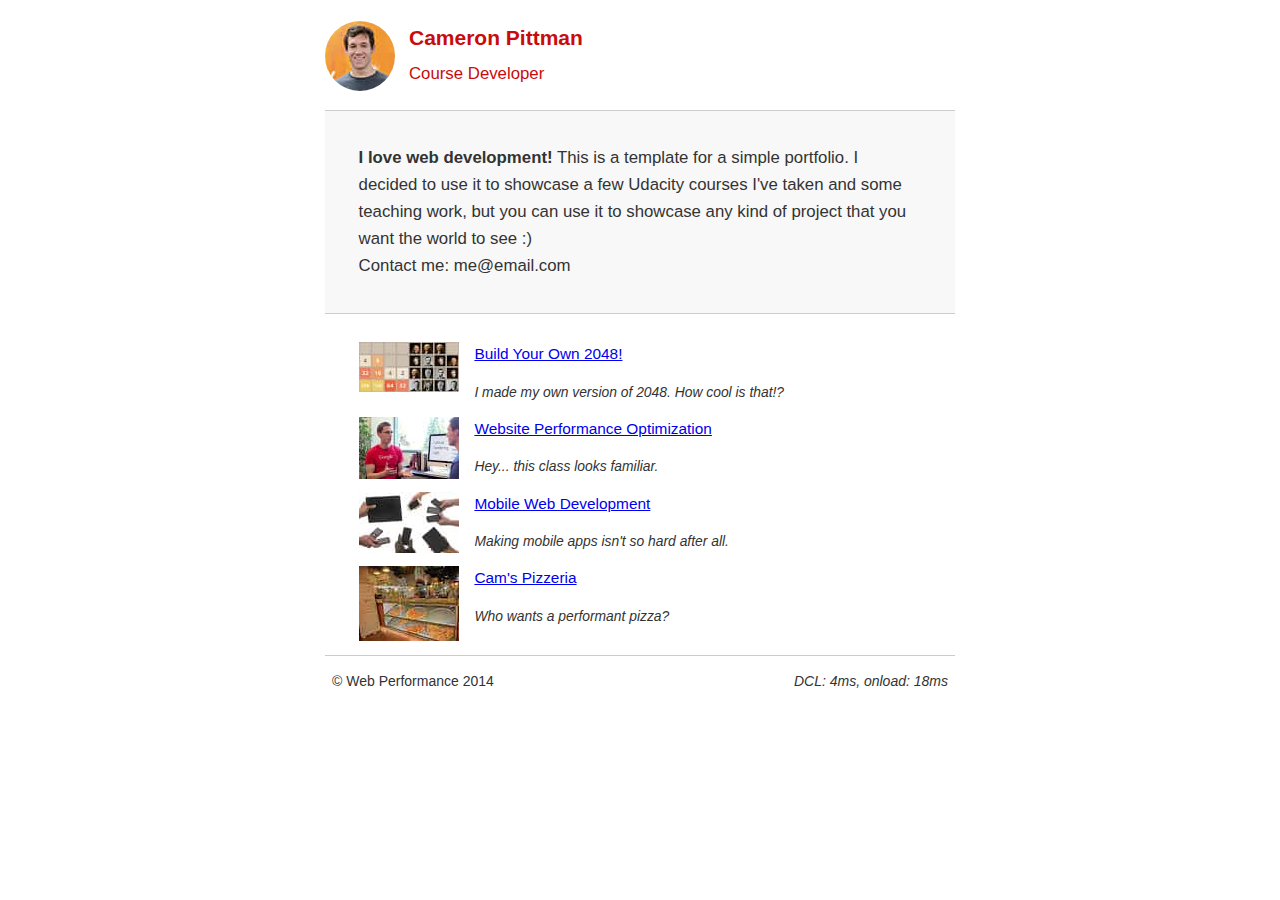
<file: index.html>
<!DOCTYPE html><html lang="en"><head>
    <meta charset="utf-8">
    <meta name="viewport" content="width=device-width, initial-scale=1">
    <meta name="description" content=" FILL ME IN ">
    <meta name="author" content=" FILL ME IN ">
    <title>Cameron Pittman: Portfolio</title>
    <style>
        .hero,
        footer {
            border-top: 1px solid #ccc
        }

        footer span,
        li p {
            font-style: italic
        }

        body {
            font-size: 14px;
            line-height: 1.61;
            font-weight: 400
        }

        body,
        button,
        input,
        select,
        textarea {
            font-family: 'Open Sans', sans-serif;
            color: #333
        }

        a:active,
        a:hover {
            color: #c00
        }

        ol,
        ul {
            margin: 1em 0;
            padding: 0 0 0 20px
        }

        img {
            max-width: 100%
        }

        .container,
        footer,
        header {
            max-width: 45em;
            margin: 0 auto
        }

        header {
            padding: 0 .5em;
            color: #C90B0B
        }

        header img {
            border-radius: 40px;
            float: left
        }

        header p {
            font-size: 1.5em;
            font-weight: 700;
            padding-left: 4em
        }

        header p span {
            font-size: .8em;
            font-weight: 400
        }

        .hero {
            padding: 2em;
            background-color: #f8f8f8;
            font-size: 1.2em;
            border-bottom: 1px solid #ccc
        }

        .content {
            padding: 1em
        }

        .content li {
            list-style-type: none;
            font-size: 1.1em
        }

        li img {
            float: left;
            padding-right: 1em
        }

        li p {
            font-size: .9em
        }

        footer {
            padding: 0 .5em
        }

        footer span {
            float: right
        }

        @media only screen and (max-width:480px) {
            body {
                font-size: 12px
            }
            header p {
                padding-left: 4.5em
            }
        }
    </style>
    <link href="css/print.css" rel="stylesheet" media="print">
    <script async src="http://www.google-analytics.com/analytics.js"></script>
    <script async src="js/perfmatters.js"></script>
</head>

<body>
    <header> <a href="/"><img src="img/profilepic.jpg"></a>
        <p>Cameron Pittman<br><span>Course Developer</span></p>
    </header>
    <div class="container">
        <div class="hero"> <strong>I love web development!</strong> This is a template for a simple portfolio. I decided to use it to showcase a few Udacity courses I've taken and some teaching work, but you can use it to showcase any kind of project that you want the world to see :) <br>Contact me: me@email.com </div>
        <div class="content">
            <ul>
                <li> <img src="views/images/2048-logo.jpg"> <a href="project-2048.html">Build Your Own 2048!</a>
                    <p>I made my own version of 2048. How cool is that!?</p>
                </li>
                <li> <img src="views/images/webPerf-logo.jpg"> <a href="project-webperf.html">Website Performance Optimization</a>
                    <p>Hey... this class looks familiar.</p>
                </li>
                <li> <img src="views/images/mobileDev-logo.jpg"> <a href="project-mobile.html">Mobile Web Development</a>
                    <p>Making mobile apps isn't so hard after all.</p>
                </li>
                <li> <img src="views/images/pizzeria-logo.jpg"> <a href="views/pizza.html">Cam's Pizzeria</a>
                    <p>Who wants a performant pizza?</p>
                </li>
            </ul>
        </div>
        <footer>
            <p>&copy; Web Performance 2014 <span id="crp-stats"></span></p>
        </footer>
    </div>
</body></html>
</file>
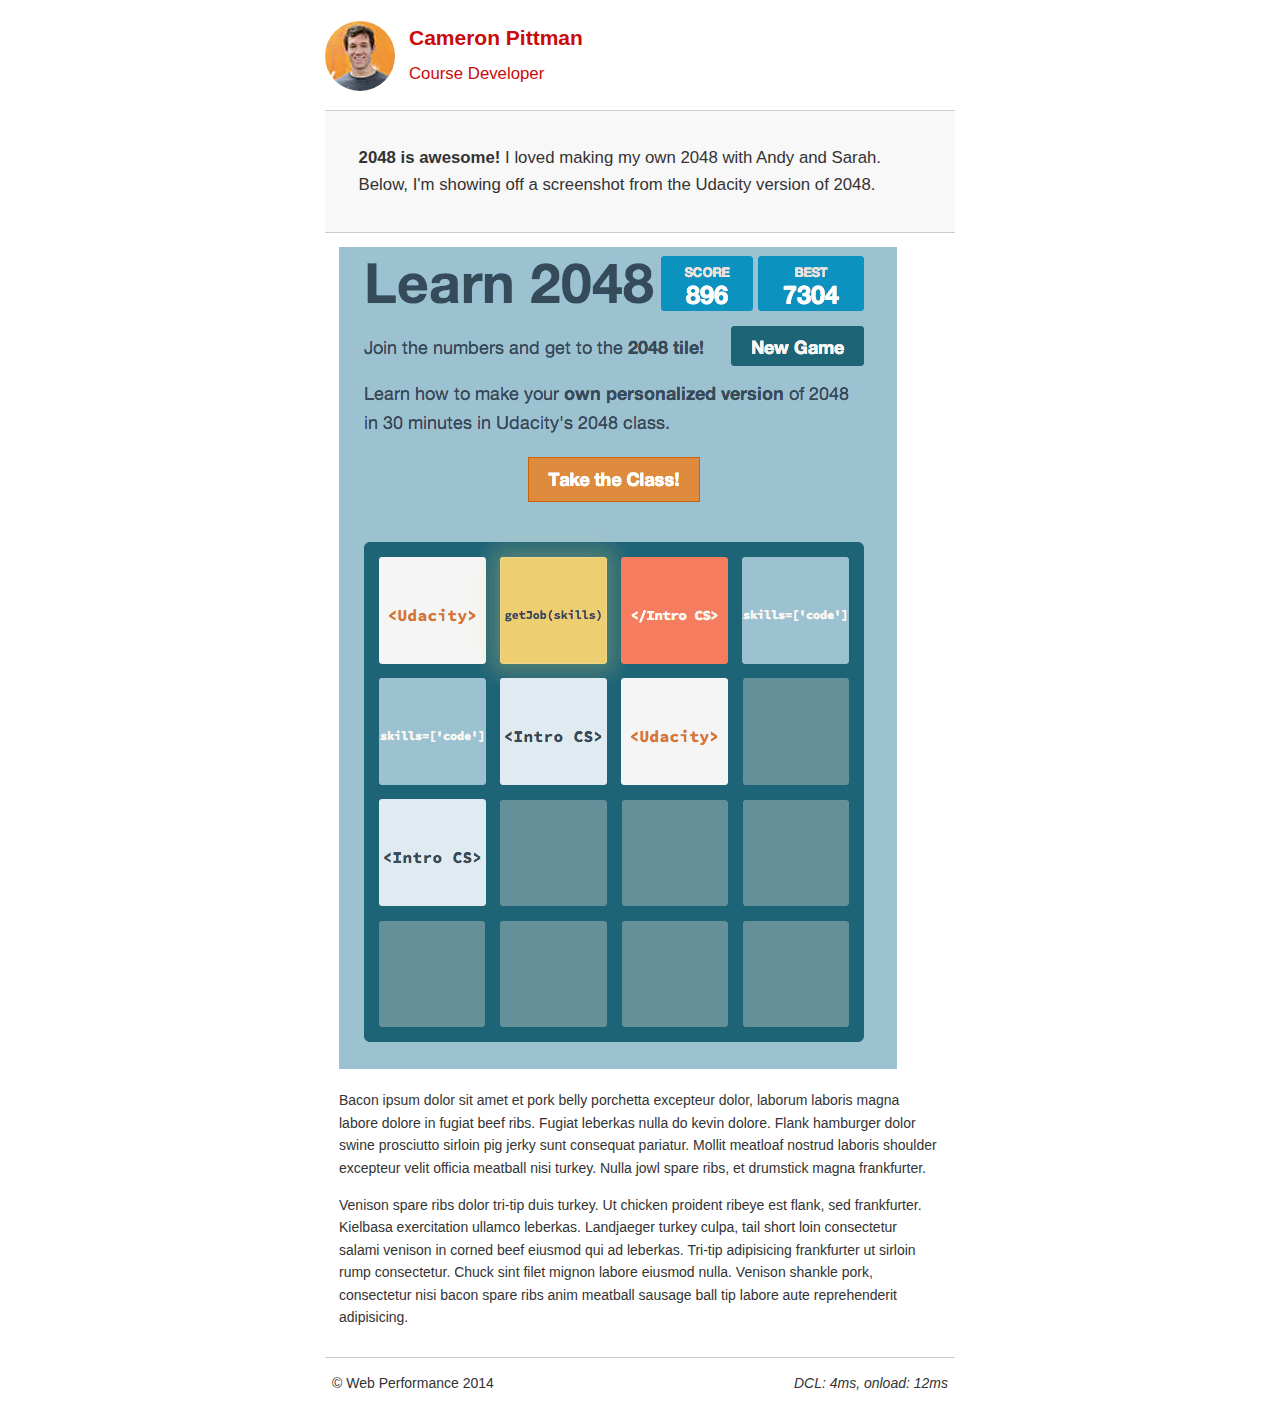
<file: project-2048.html>
<!DOCTYPE html><html lang="en"><head> <meta charset="utf-8"> <meta name="viewport" content="width=device-width, initial-scale=1"> <meta name="description" content=" FILL ME IN "> <meta name="author" content=" FILL ME IN "> <title>Cameron Pittman: Portfolio</title> <style>.hero,footer{border-top:1px solid #ccc}footer span,li p{font-style:italic}body{font-size:14px;line-height:1.61;font-weight:400}body,button,input,select,textarea{font-family:'Open Sans',sans-serif;color:#333}a:active,a:hover{color:#c00}ol,ul{margin:1em 0;padding:0 0 0 20px}img{max-width:100%}.container,footer,header{max-width:45em;margin:0 auto}header{padding:0 .5em;color:#C90B0B}header img{border-radius:40px;float:left}header p{font-size:1.5em;font-weight:700;padding-left:4em}header p span{font-size:.8em;font-weight:400}.hero{padding:2em;background-color:#f8f8f8;font-size:1.2em;border-bottom:1px solid #ccc}.content{padding:1em}.content li{list-style-type:none;font-size:1.1em}li img{float:left;padding-right:1em}li p{font-size:.9em}footer{padding:0 .5em}footer span{float:right}@media only screen and (max-width:480px){body{font-size:12px}header p{padding-left:4.5em}}</style> <link href="css/print.css" rel="stylesheet" media="print"> <script async src="//www.google-analytics.com/analytics.js"></script> <script async src="js/perfmatters.js"></script></head><body> <header> <a href="/"><img src="img/profilepic.jpg"></a> <p>Cameron Pittman<br><span>Course Developer</span></p></header> <div class="container"> <div class="hero"> <strong>2048 is awesome!</strong> I loved making my own 2048 with Andy and Sarah. Below, I'm showing off a screenshot from the Udacity version of 2048. </div><div class="content"> <img class="img-responsive" src="img/2048.png"> <p>Bacon ipsum dolor sit amet et pork belly porchetta excepteur dolor, laborum laboris magna labore dolore in fugiat beef ribs. Fugiat leberkas nulla do kevin dolore. Flank hamburger dolor swine prosciutto sirloin pig jerky sunt consequat pariatur. Mollit meatloaf nostrud laboris shoulder excepteur velit officia meatball nisi turkey. Nulla jowl spare ribs, et drumstick magna frankfurter.</p><p>Venison spare ribs dolor tri-tip duis turkey. Ut chicken proident ribeye est flank, sed frankfurter. Kielbasa exercitation ullamco leberkas. Landjaeger turkey culpa, tail short loin consectetur salami venison in corned beef eiusmod qui ad leberkas. Tri-tip adipisicing frankfurter ut sirloin rump consectetur. Chuck sint filet mignon labore eiusmod nulla. Venison shankle pork, consectetur nisi bacon spare ribs anim meatball sausage ball tip labore aute reprehenderit adipisicing.</p></div><footer> <p>&copy; Web Performance 2014 <span id="crp-stats"></span></p></footer> </div></body></html>
</file>
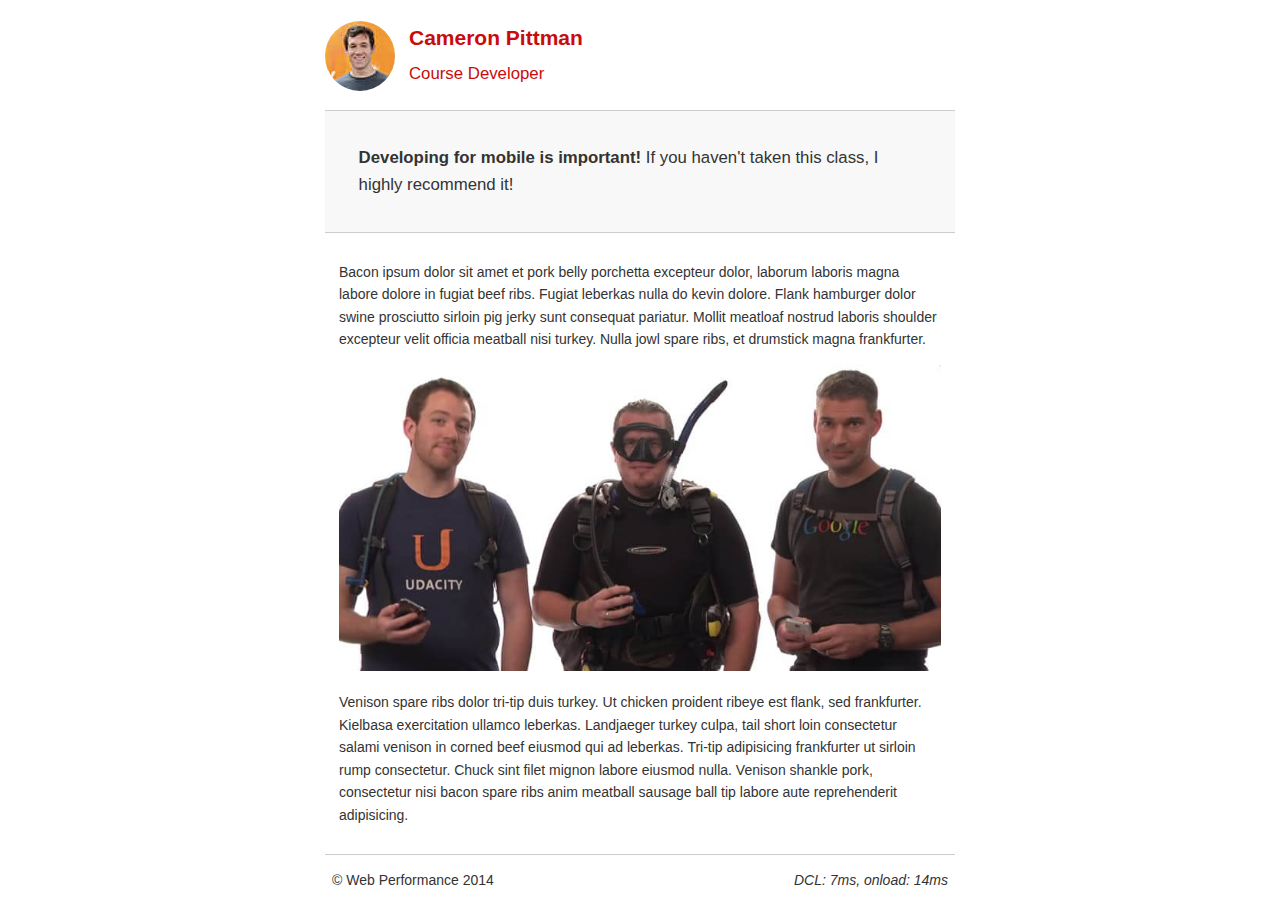
<file: project-mobile.html>
<!DOCTYPE html><html lang="en"><head> <meta charset="utf-8"> <meta name="viewport" content="width=device-width, initial-scale=1"> <meta name="description" content=" FILL ME IN "> <meta name="author" content=" FILL ME IN "> <title>Cameron Pitman: Portfolio</title> <style>.hero,footer{border-top:1px solid #ccc}footer span,li p{font-style:italic}body{font-size:14px;line-height:1.61;font-weight:400}body,button,input,select,textarea{font-family:'Open Sans',sans-serif;color:#333}a:active,a:hover{color:#c00}ol,ul{margin:1em 0;padding:0 0 0 20px}img{max-width:100%}.container,footer,header{max-width:45em;margin:0 auto}header{padding:0 .5em;color:#C90B0B}header img{border-radius:40px;float:left}header p{font-size:1.5em;font-weight:700;padding-left:4em}header p span{font-size:.8em;font-weight:400}.hero{padding:2em;background-color:#f8f8f8;font-size:1.2em;border-bottom:1px solid #ccc}.content{padding:1em}.content li{list-style-type:none;font-size:1.1em}li img{float:left;padding-right:1em}li p{font-size:.9em}footer{padding:0 .5em}footer span{float:right}@media only screen and (max-width:480px){body{font-size:12px}header p{padding-left:4.5em}}</style> <link href="css/print.css" rel="stylesheet" media="print"> <script async src="http://www.google-analytics.com/analytics.js"></script> <script async src="js/perfmatters.js"></script></head><body> <header> <a href="/"><img src="img/profilepic.jpg"></a> <p>Cameron Pittman<br><span>Course Developer</span></p></header> <div class="container"> <div class="hero"> <strong>Developing for mobile is important!</strong> If you haven't taken this class, I highly recommend it! </div><div class="content"> <p>Bacon ipsum dolor sit amet et pork belly porchetta excepteur dolor, laborum laboris magna labore dolore in fugiat beef ribs. Fugiat leberkas nulla do kevin dolore. Flank hamburger dolor swine prosciutto sirloin pig jerky sunt consequat pariatur. Mollit meatloaf nostrud laboris shoulder excepteur velit officia meatball nisi turkey. Nulla jowl spare ribs, et drumstick magna frankfurter.</p><img src="img/mobilewebdev.jpg"> <p>Venison spare ribs dolor tri-tip duis turkey. Ut chicken proident ribeye est flank, sed frankfurter. Kielbasa exercitation ullamco leberkas. Landjaeger turkey culpa, tail short loin consectetur salami venison in corned beef eiusmod qui ad leberkas. Tri-tip adipisicing frankfurter ut sirloin rump consectetur. Chuck sint filet mignon labore eiusmod nulla. Venison shankle pork, consectetur nisi bacon spare ribs anim meatball sausage ball tip labore aute reprehenderit adipisicing.</p></div><footer> <p>&copy; Web Performance 2014 <span id="crp-stats"></span></p></footer> </div></body></html>
</file>
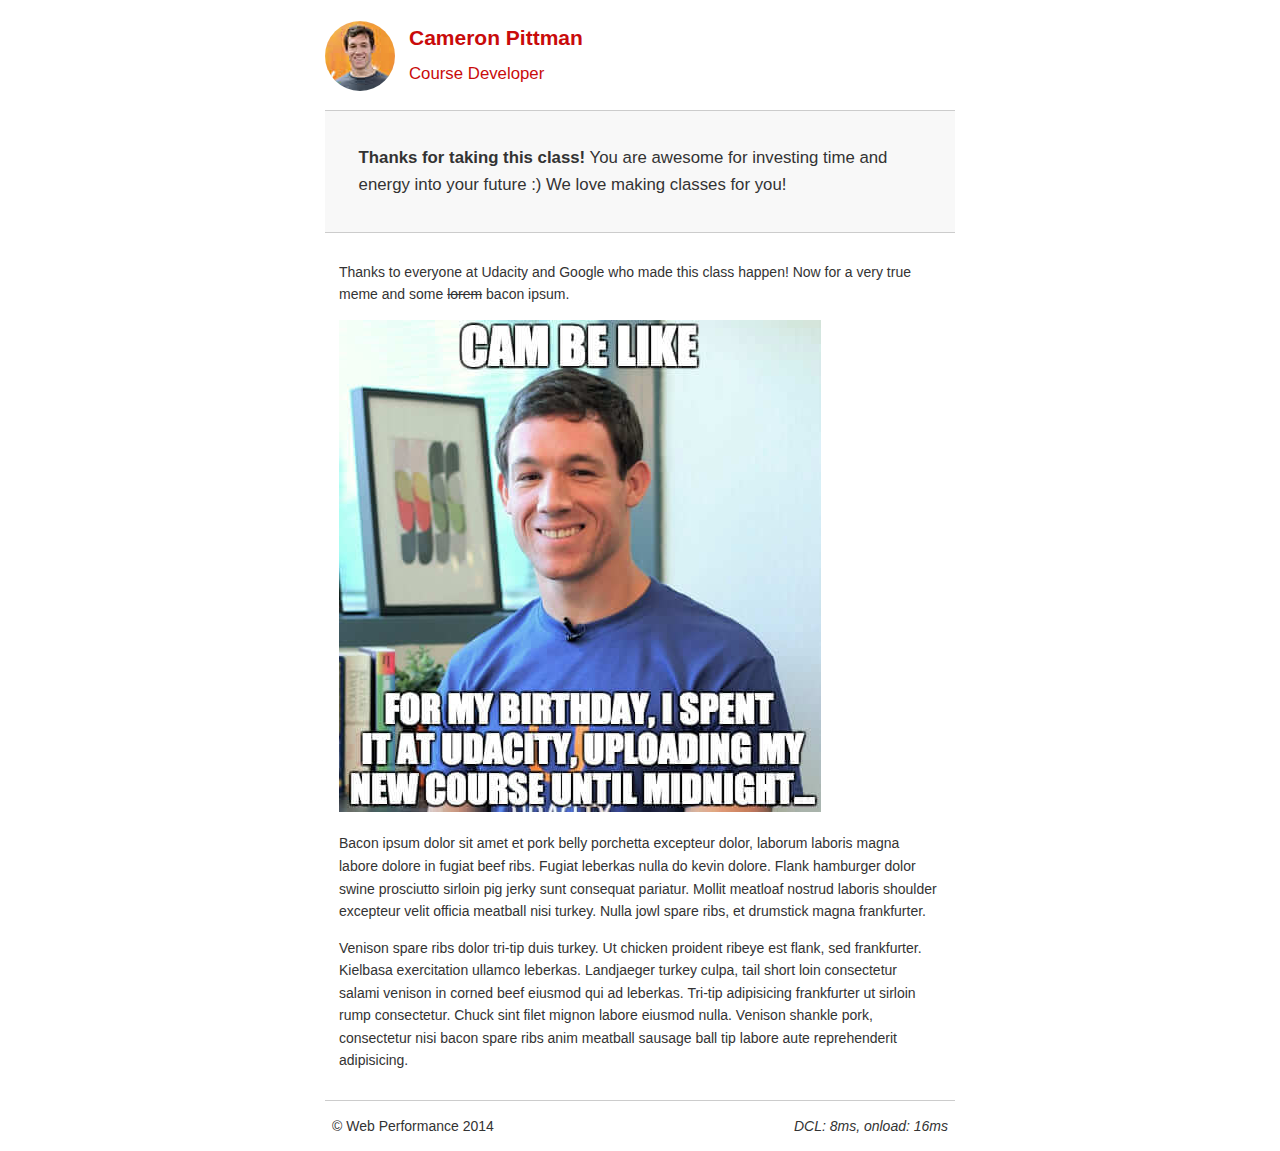
<file: project-webperf.html>
<!DOCTYPE html><html lang="en"><head> <meta charset="utf-8"> <meta name="viewport" content="width=device-width, initial-scale=1"> <meta name="description" content=" FILL ME IN "> <meta name="author" content=" FILL ME IN "> <title>Cameron Pittman: Portfolio</title> <style>.hero,footer{border-top:1px solid #ccc}footer span,li p{font-style:italic}body{font-size:14px;line-height:1.61;font-weight:400}body,button,input,select,textarea{font-family:'Open Sans',sans-serif;color:#333}a:active,a:hover{color:#c00}ol,ul{margin:1em 0;padding:0 0 0 20px}img{max-width:100%}.container,footer,header{max-width:45em;margin:0 auto}header{padding:0 .5em;color:#C90B0B}header img{border-radius:40px;float:left}header p{font-size:1.5em;font-weight:700;padding-left:4em}header p span{font-size:.8em;font-weight:400}.hero{padding:2em;background-color:#f8f8f8;font-size:1.2em;border-bottom:1px solid #ccc}.content{padding:1em}.content li{list-style-type:none;font-size:1.1em}li img{float:left;padding-right:1em}li p{font-size:.9em}footer{padding:0 .5em}footer span{float:right}@media only screen and (max-width:480px){body{font-size:12px}header p{padding-left:4.5em}}</style> <link href="css/print.css" rel="stylesheet" media="print"> <script async src="http://www.google-analytics.com/analytics.js"></script> <script async src="js/perfmatters.js"></script></head><body> <header> <a href="/"><img src="img/profilepic.jpg"></a> <p>Cameron Pittman<br><span>Course Developer</span></p></header> <div class="container"> <div class="hero"> <strong>Thanks for taking this class!</strong> You are awesome for investing time and energy into your future :) We love making classes for you! </div><div class="content"> <p>Thanks to everyone at Udacity and Google who made this class happen! Now for a very true meme and some <strike>lorem</strike> bacon ipsum.</p><img src="img/cam_be_like.jpg"> <p>Bacon ipsum dolor sit amet et pork belly porchetta excepteur dolor, laborum laboris magna labore dolore in fugiat beef ribs. Fugiat leberkas nulla do kevin dolore. Flank hamburger dolor swine prosciutto sirloin pig jerky sunt consequat pariatur. Mollit meatloaf nostrud laboris shoulder excepteur velit officia meatball nisi turkey. Nulla jowl spare ribs, et drumstick magna frankfurter.</p><p>Venison spare ribs dolor tri-tip duis turkey. Ut chicken proident ribeye est flank, sed frankfurter. Kielbasa exercitation ullamco leberkas. Landjaeger turkey culpa, tail short loin consectetur salami venison in corned beef eiusmod qui ad leberkas. Tri-tip adipisicing frankfurter ut sirloin rump consectetur. Chuck sint filet mignon labore eiusmod nulla. Venison shankle pork, consectetur nisi bacon spare ribs anim meatball sausage ball tip labore aute reprehenderit adipisicing.</p></div><footer> <p>&copy; Web Performance 2014 <span id="crp-stats"></span></p></footer> </div></body></html>
</file>
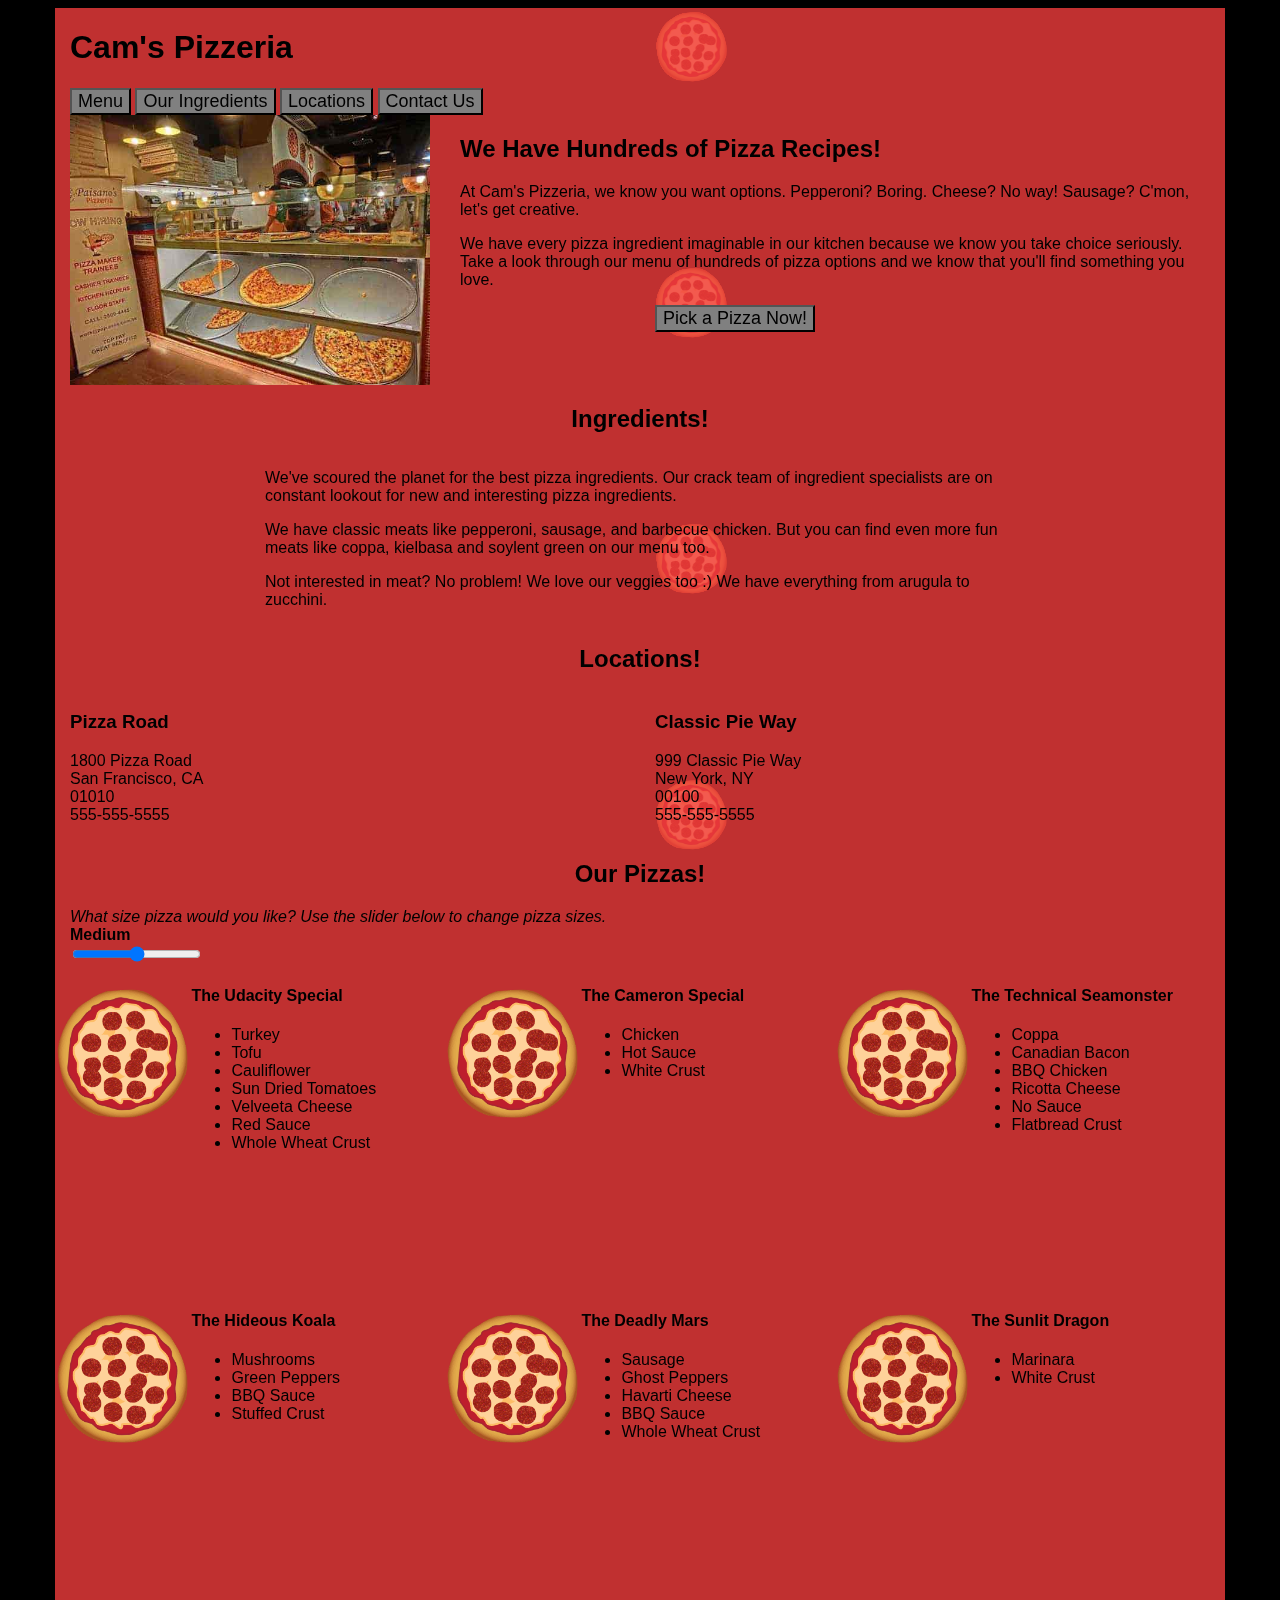
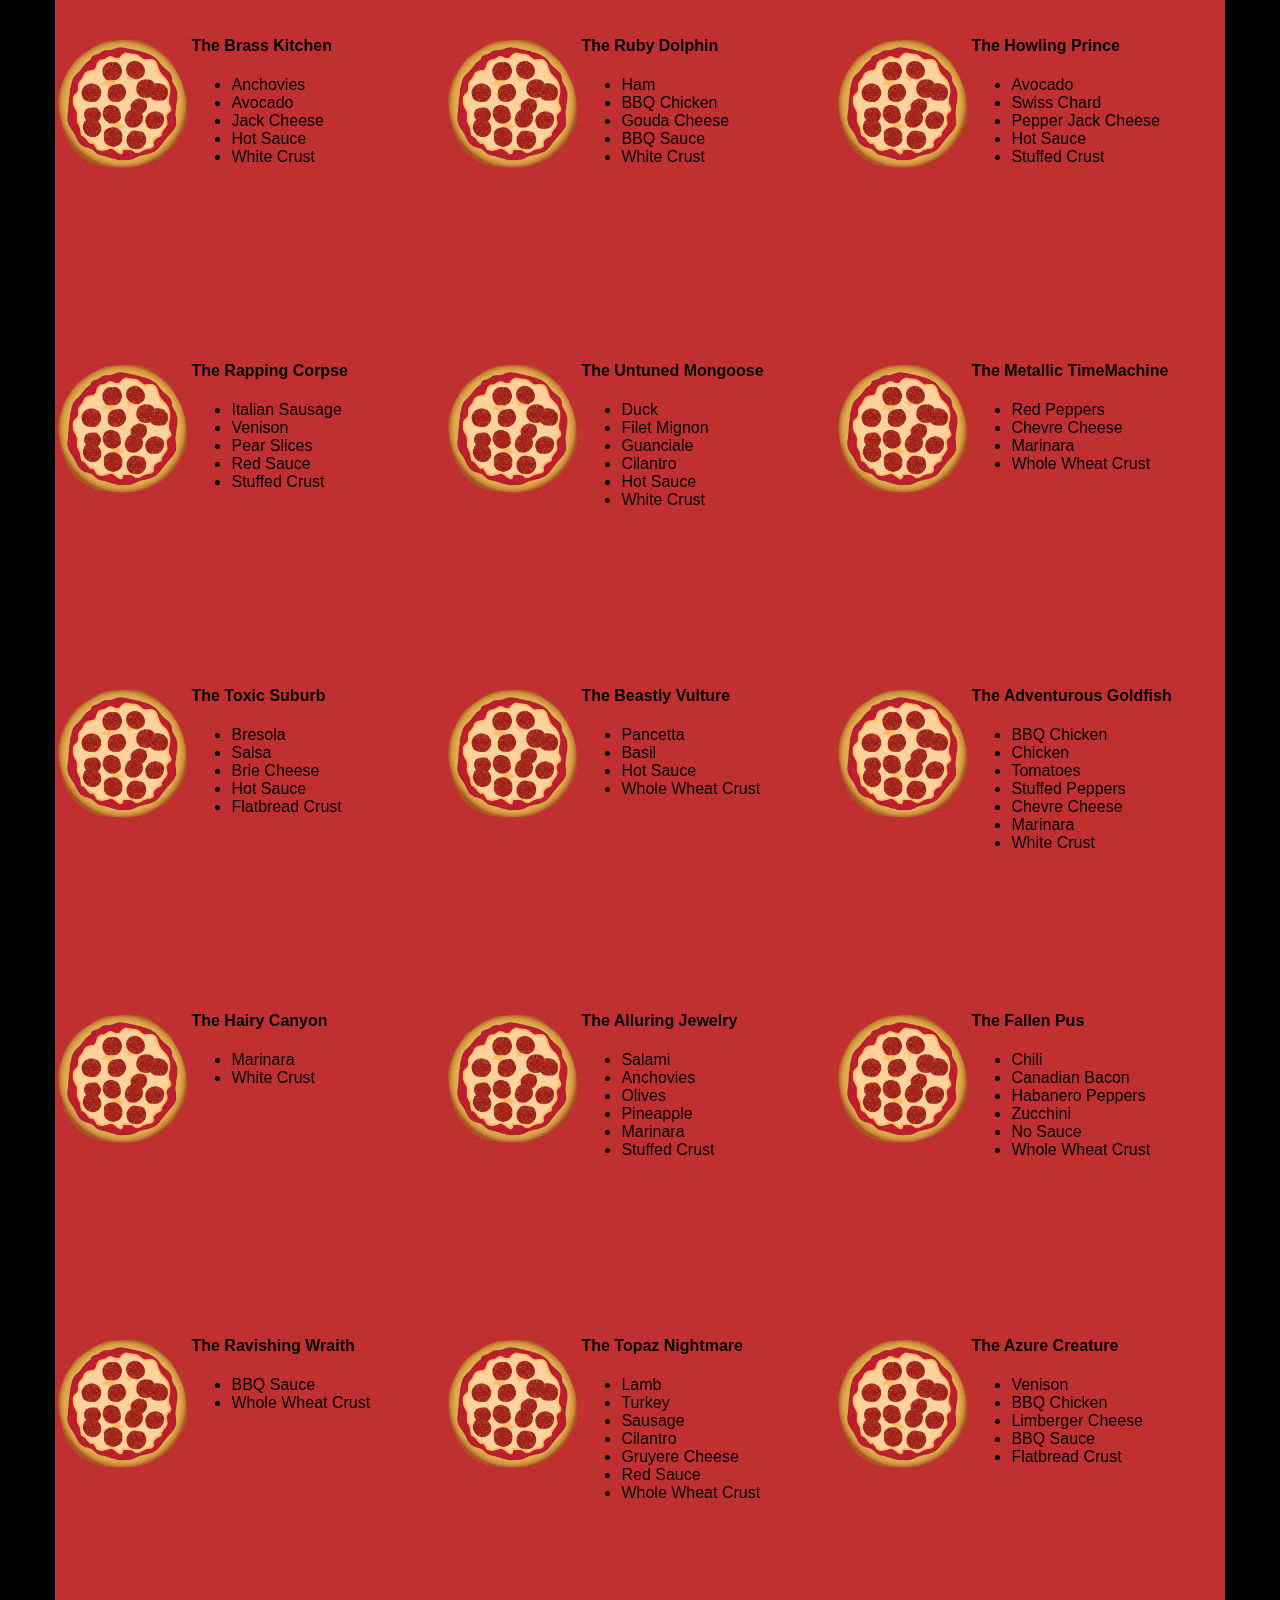
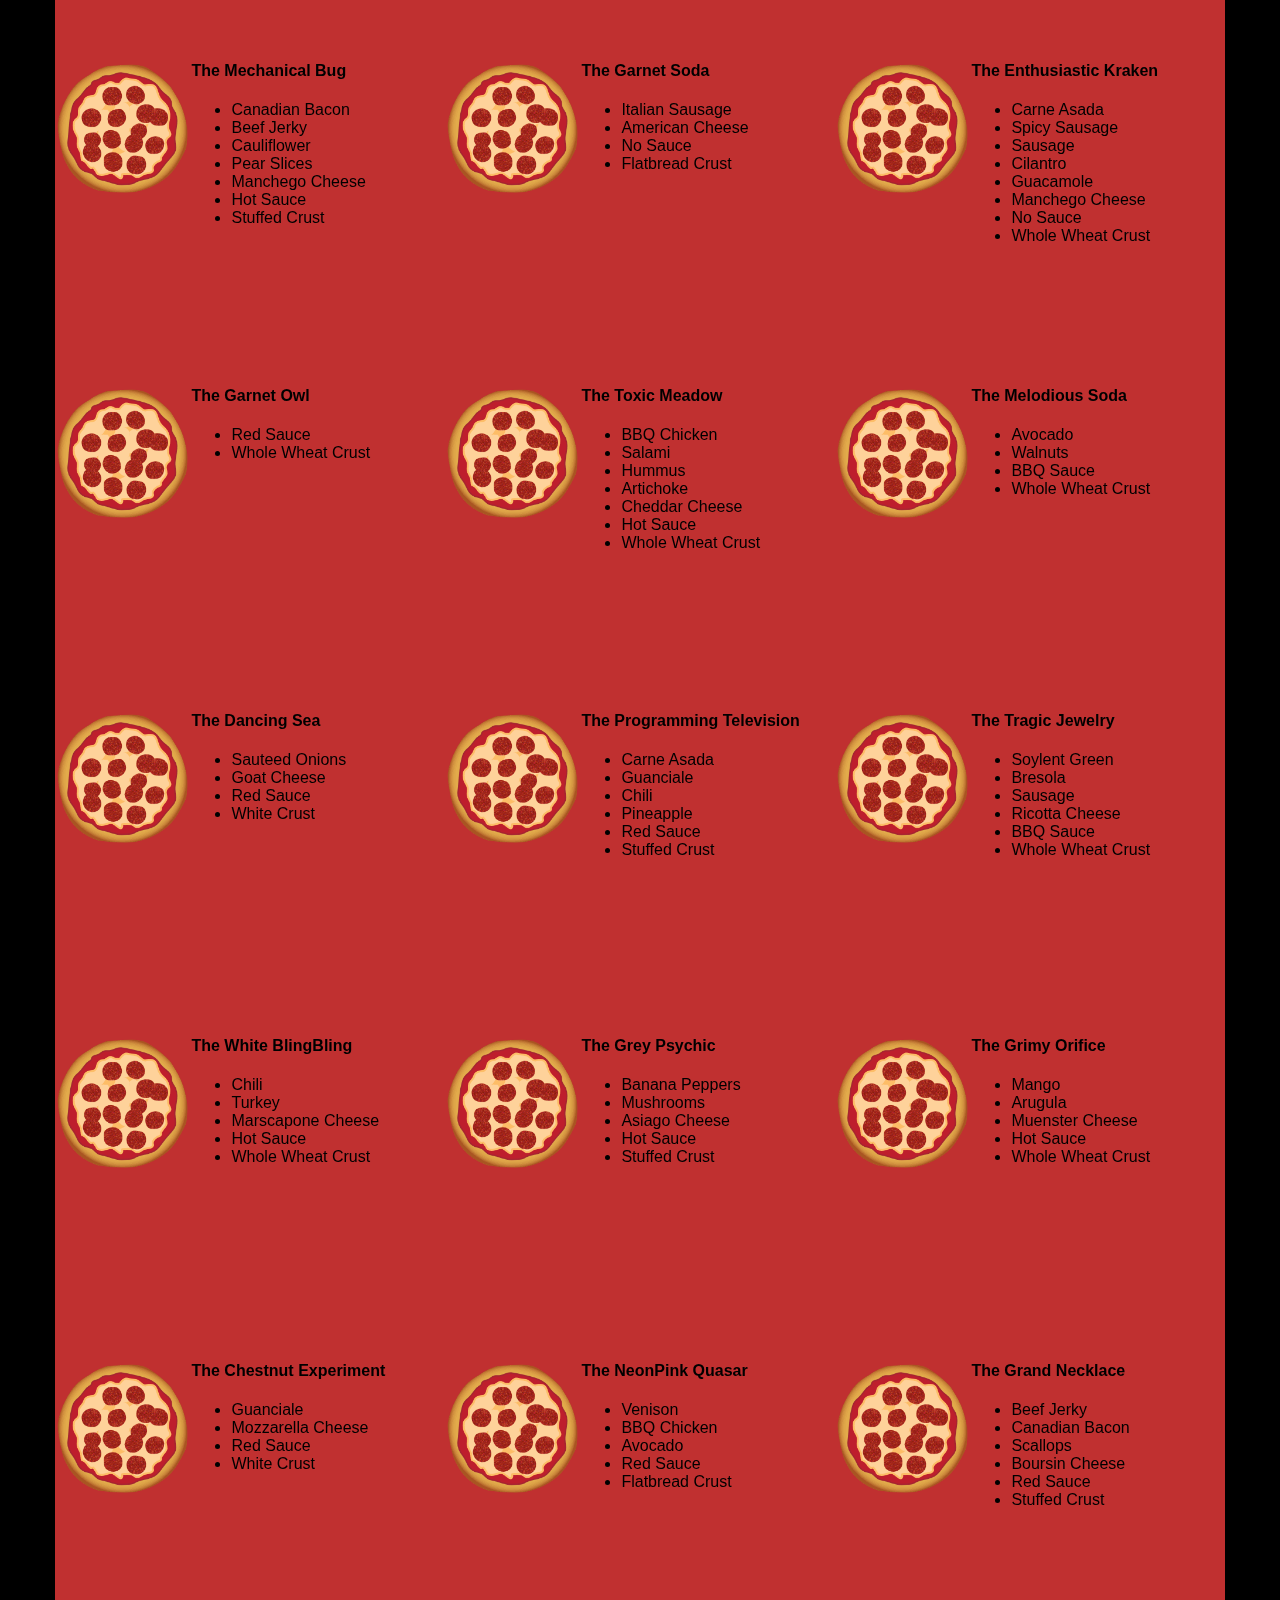
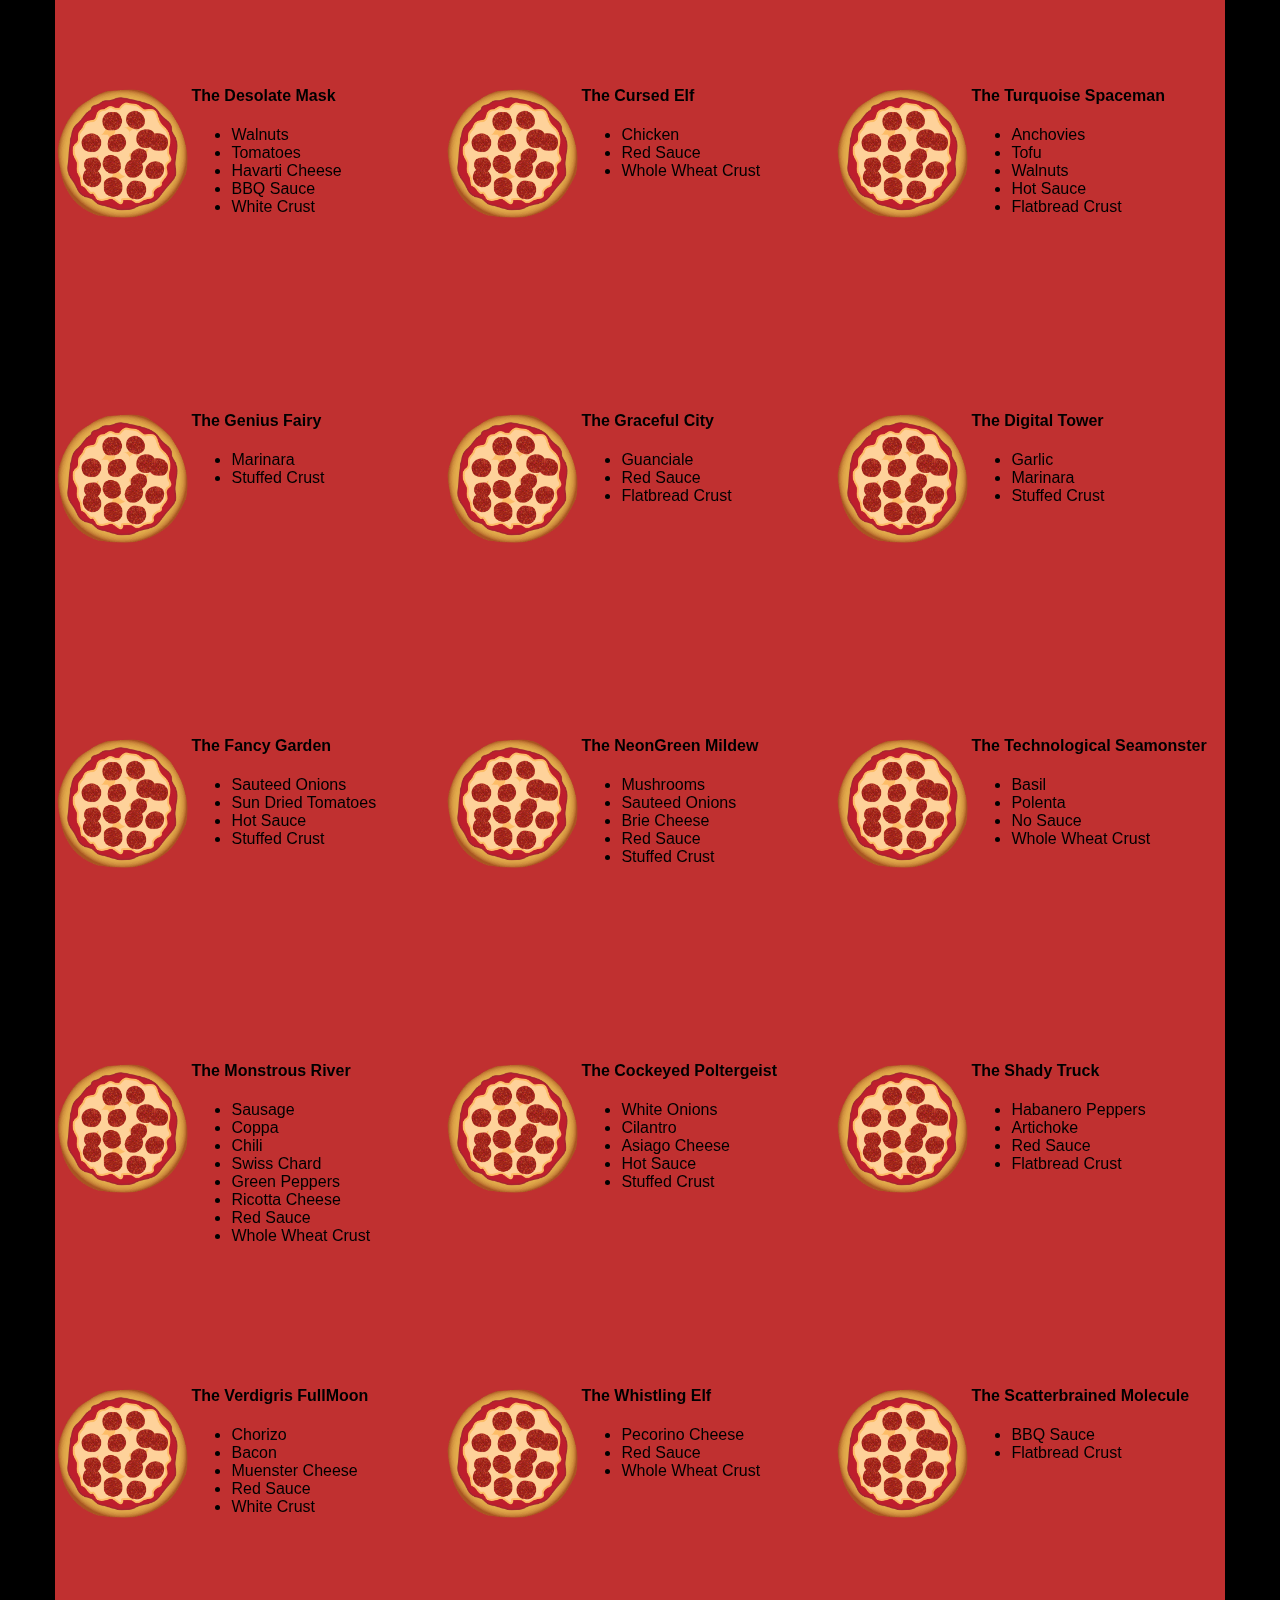
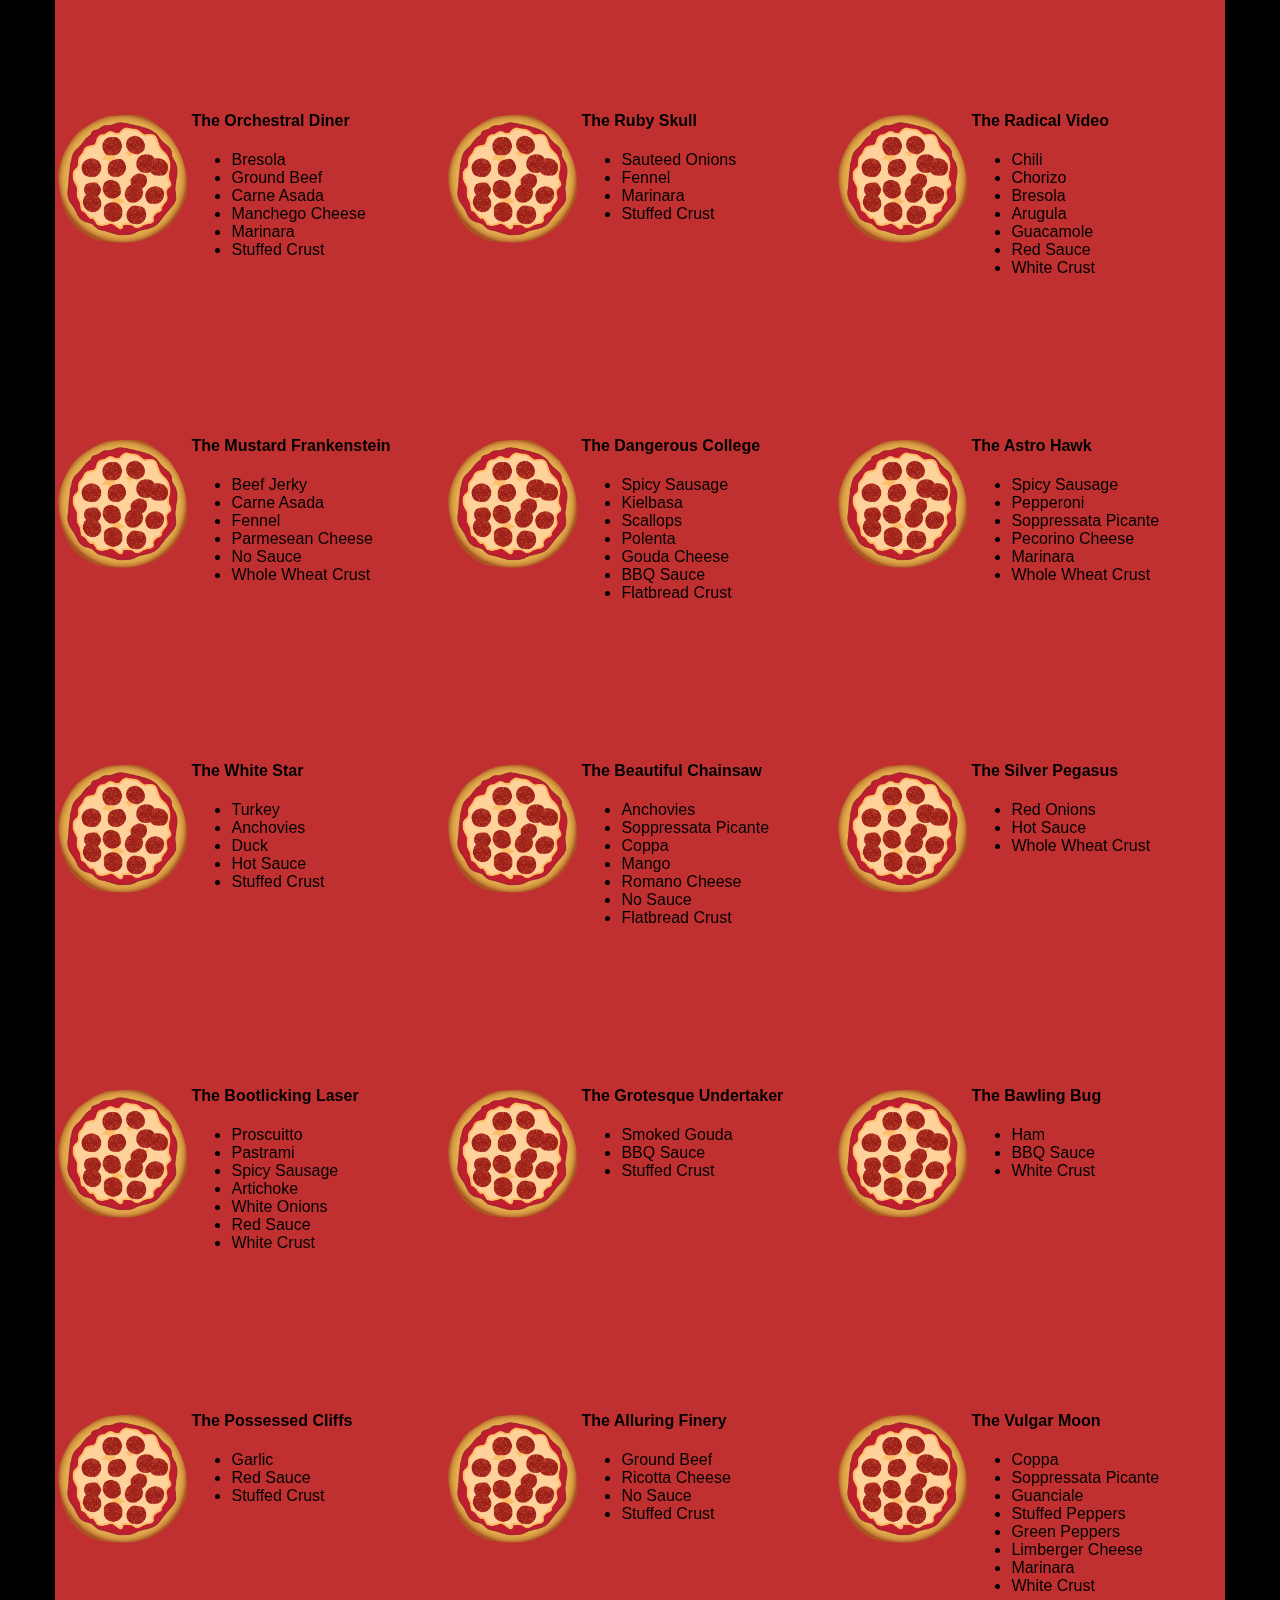
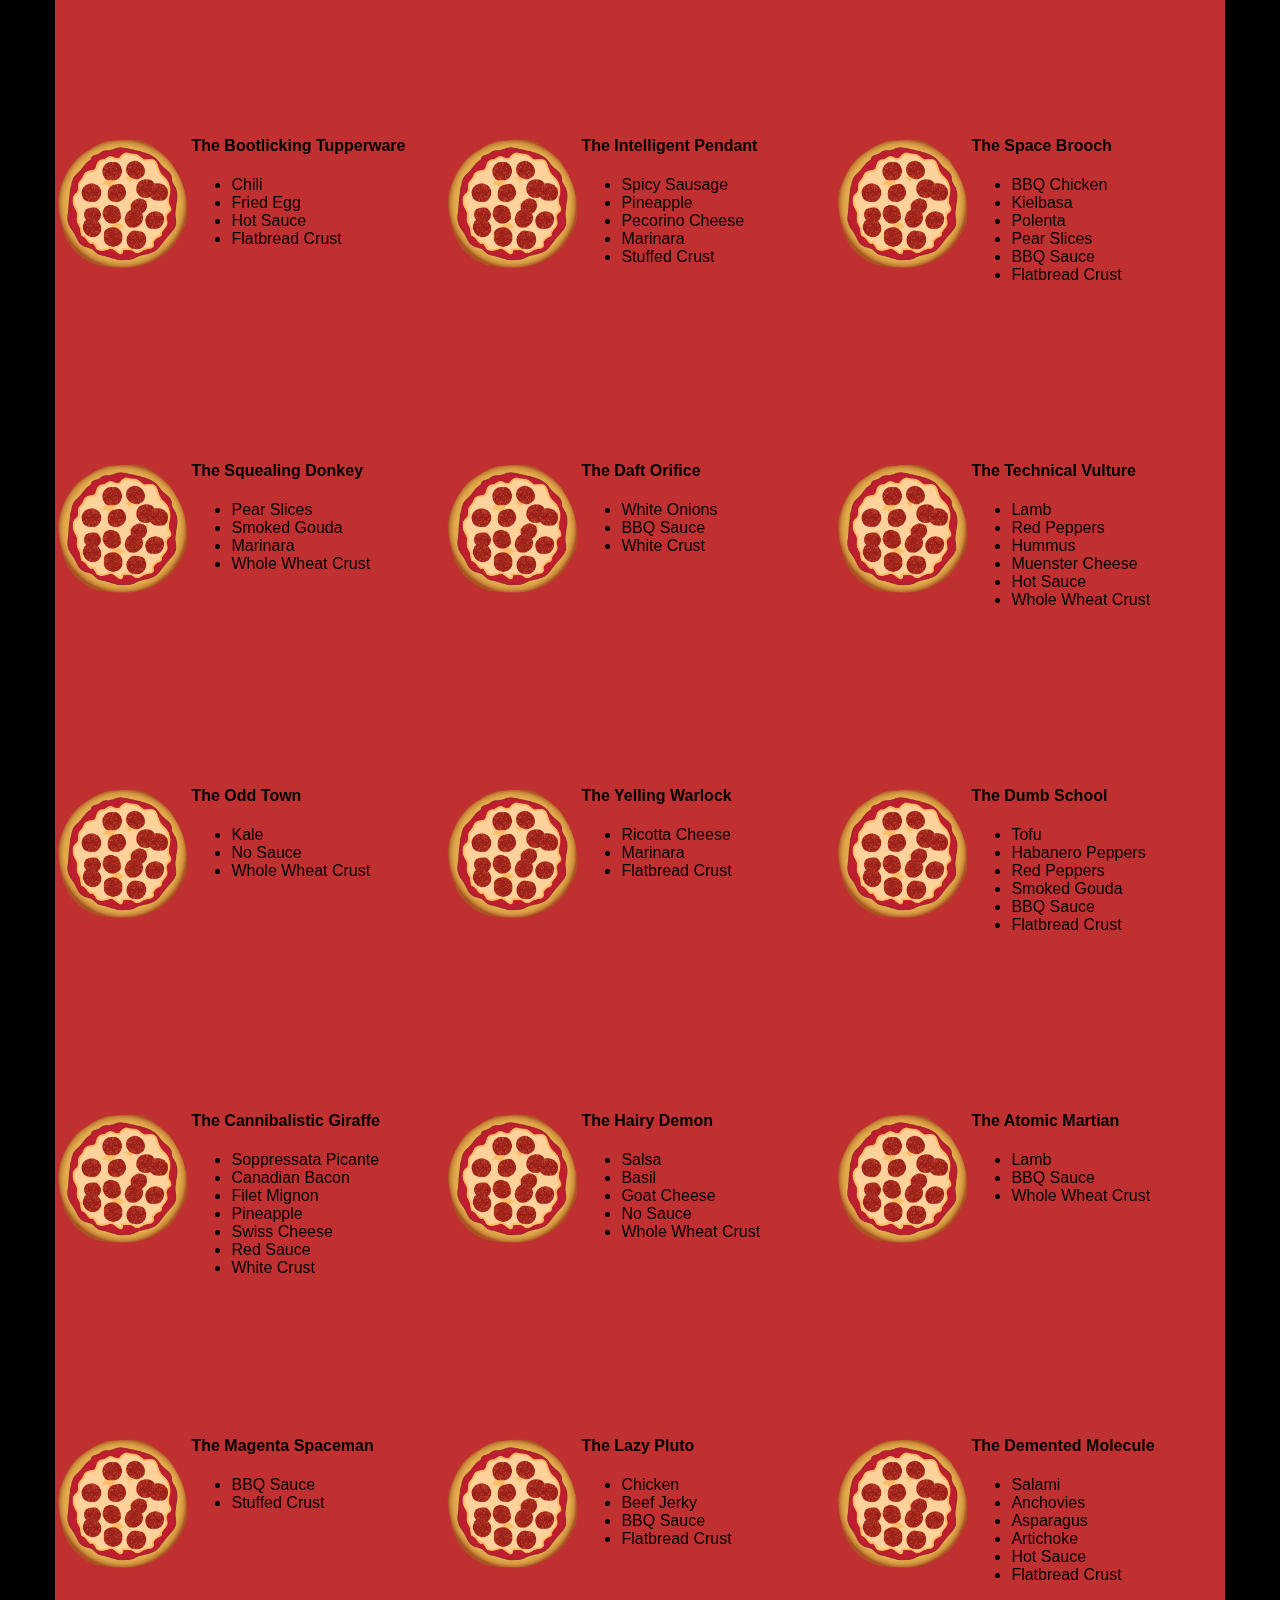
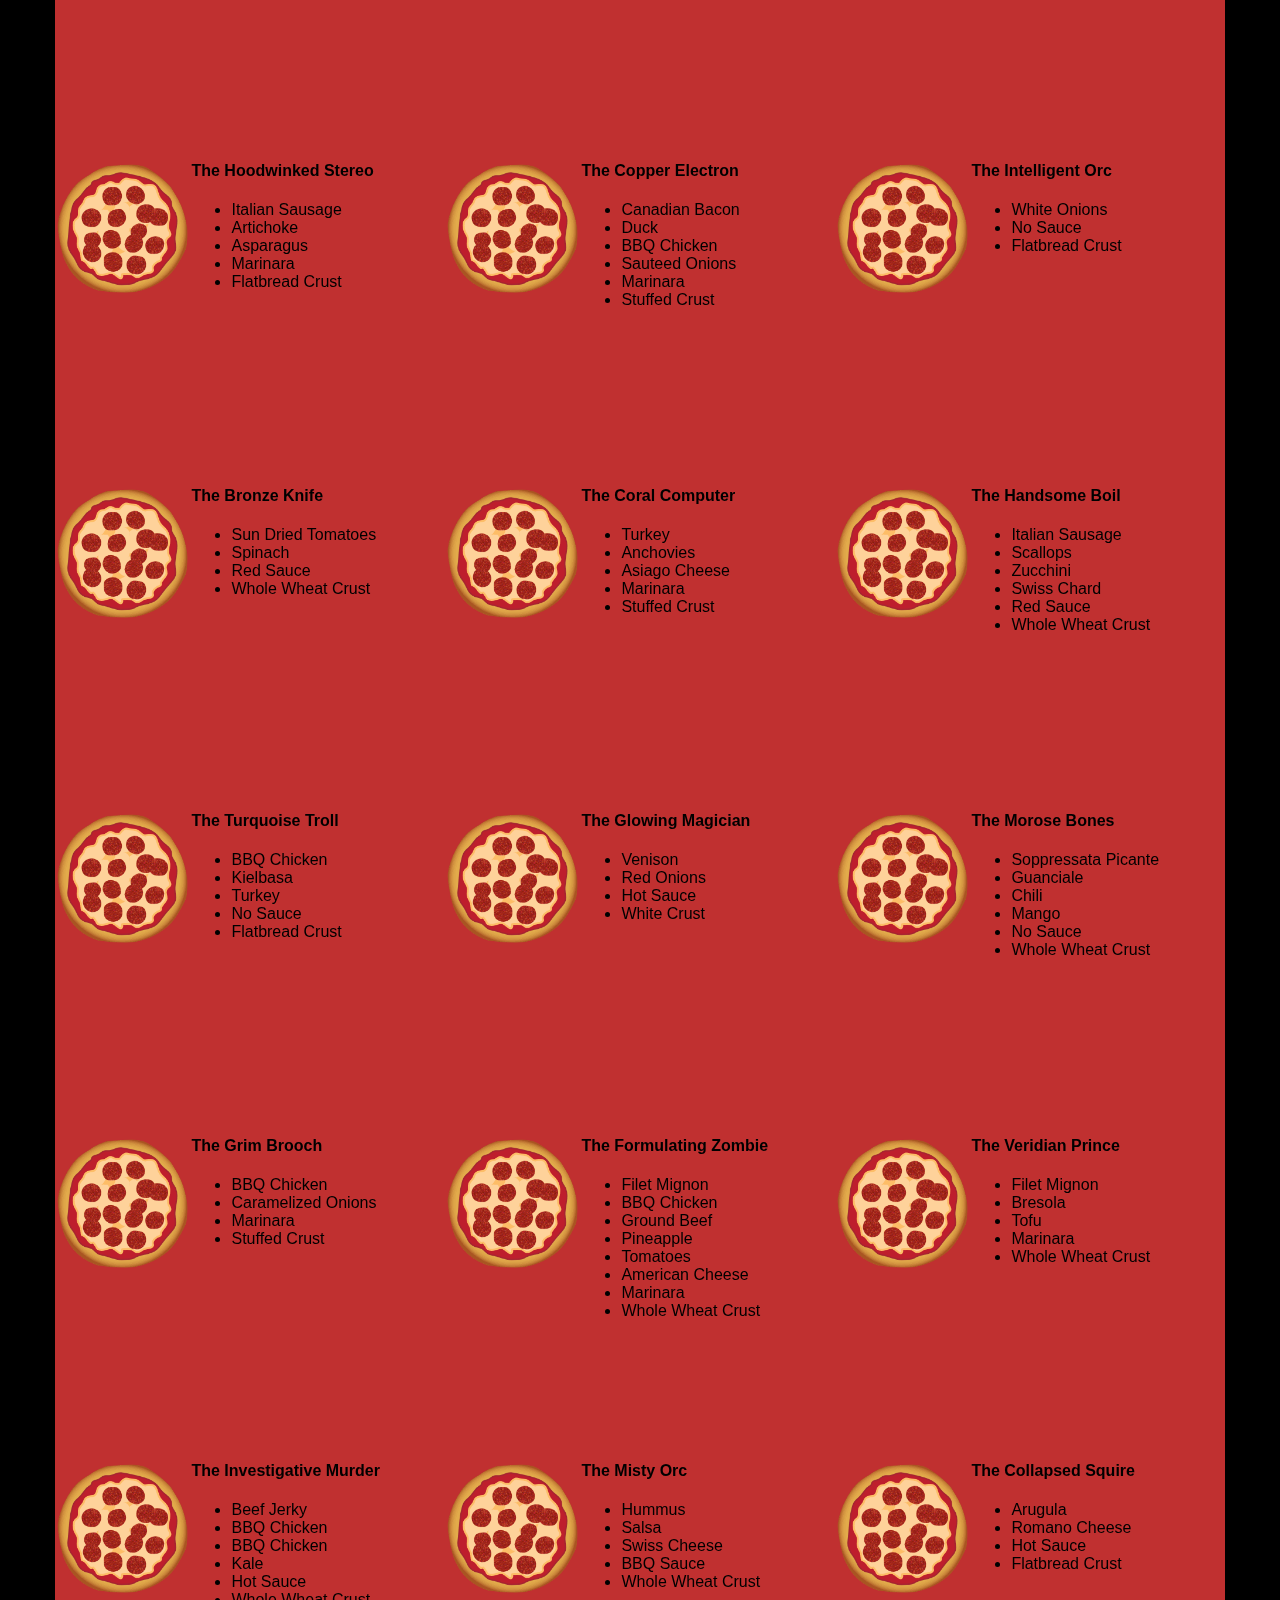
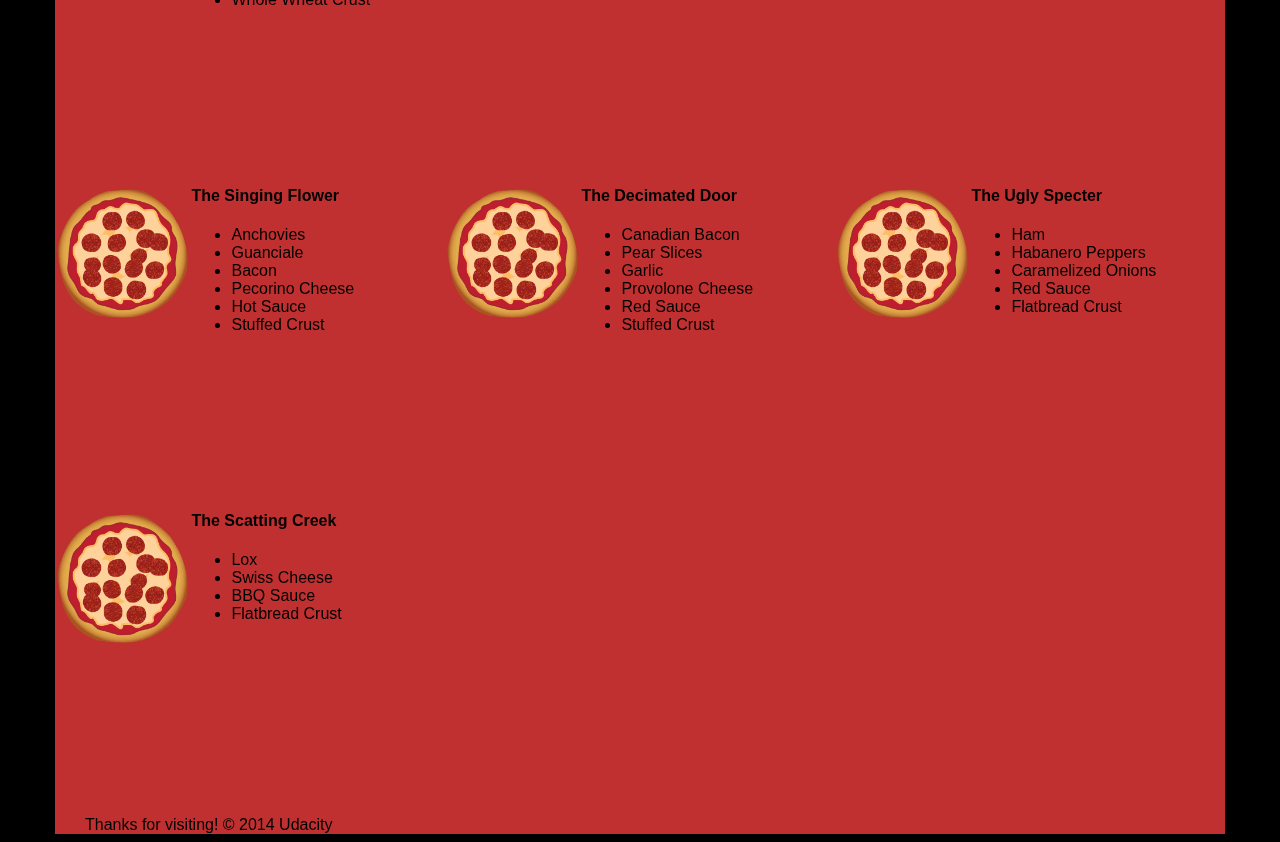
<file: views/pizza.html>
<!DOCTYPE HTML>
<html>

<head>
    <link rel="stylesheet" href="css/style.css">
    <link rel="stylesheet" href="css/bootstrap-grid.css">
</head>

<body>
    <div class="container">
        <div id="header" class="row">
            <div class="col-md-6">
                <div class="row">
                    <div class="col-md-12">
                        <h1>Cam's Pizzeria</h1>
                        <div class="row">
                            <div id="menu" class="col-md-12">
                                <form action="#randomPizzas"> <input type="submit" value="Menu"> </form>
                                <form action="#ingredients"> <input type="submit" value="Our Ingredients"> </form>
                                <form action="#locations"> <input type="submit" value="Locations"> </form>
                                <form action="#" onsubmit="alert('Thanks for clicking! This button doesn't do anything because this is a fake pizzeria :\)')"> <input type="submit" value="Contact Us"> </form>
                            </div>
                        </div>
                    </div>
                </div>
            </div>
            <div id="movingPizzas1" class="col-md-6"> </div>
        </div>
        <div id="callToAction" class="row">
            <div class="col-md-4"> <img src="images/pizzeria.jpg" class="img-responsive"> </div>
            <div class="col-md-8">
                <div class="row">
                    <div class="col-md-12">
                        <h2>We Have Hundreds of Pizza Recipes!</h2>
                        <p>At Cam's Pizzeria, we know you want options. Pepperoni? Boring. Cheese? No way! Sausage? C'mon, let's get creative.</p>
                        <p>We have every pizza ingredient imaginable in our kitchen because we know you take choice seriously. Take a look through our menu of hundreds of pizza options and we know that you'll find something you love.</p>
                    </div>
                </div>
                <div class="row">
                    <div class="col-md-6 col-md-push-3">
                        <form action="#randomPizzas"> <input type="submit" value="Pick a Pizza Now!"> </form>
                    </div>
                </div>
            </div>
        </div>
        <div id="ingredients" class="row">
            <div class="col-md-8 col-md-push-2">
                <div class="row">
                    <div class="col-md-12 centered">
                        <h2>Ingredients!</h2>
                    </div>
                </div>
                <div class="row">
                    <div class="col-md-12">
                        <p>We've scoured the planet for the best pizza ingredients. Our crack team of ingredient specialists are on constant lookout for new and interesting pizza ingredients.</p>
                        <p>We have classic meats like pepperoni, sausage, and barbecue chicken. But you can find even more fun meats like coppa, kielbasa and soylent green on our menu too.</p>
                        <p>Not interested in meat? No problem! We love our veggies too :) We have everything from arugula to zucchini.</p>
                    </div>
                </div>
            </div>
        </div>
        <div id="locations" class="row">
            <div class="col-md-12">
                <h2 style="text-align: center">Locations!</h2>
                <div class="row">
                    <div class="col-md-6">
                        <h3>Pizza Road</h3>
                        <p>1800 Pizza Road<br>San Francisco, CA<br>01010<br>555-555-5555</p>
                    </div>
                    <div class="col-md-6">
                        <h3>Classic Pie Way</h3>
                        <p>999 Classic Pie Way<br>New York, NY<br>00100<br>555-555-5555</p>
                    </div>
                </div>
            </div>
        </div>
        <div id="pizzaGenerator" class="row">
            <div class="col-md-12">
                <h2 style="text-align: center">Our Pizzas!</h2>
                <div class="row">
                    <div class="col-md-12"> <em>What size pizza would you like? Use the slider below to change pizza sizes.</em> </div>
                    <div id="pizzaSize" class="col-md-6">Medium</div>
                    <div class="col-md-12"> <input id="sizeSlider" type="range" min="1" max="3" value="2" step="1" onchange="resizePizzas(this.value)"></input>
                    </div>
                </div>
                <div id="randomPizzas" class="row">
                    <div id="pizza0" class="randomPizzaContainer" style="width:33.33%; height: 325px;">
                        <div style="width:35%"> <img src="images/pizza.png" class="img-responsive"> </div>
                        <div style="width:65%">
                            <h4>The Udacity Special</h4>
                            <ul>
                                <li>Turkey</li>
                                <li>Tofu</li>
                                <li>Cauliflower</li>
                                <li>Sun Dried Tomatoes</li>
                                <li>Velveeta Cheese</li>
                                <li>Red Sauce</li>
                                <li>Whole Wheat Crust</li>
                            </ul>
                        </div>
                    </div>
                    <div id="pizza1" class="randomPizzaContainer" style="width:33.33%; height: 325px;">
                        <div style="width:35%"> <img src="images/pizza.png" class="img-responsive"> </div>
                        <div style="width:65%">
                            <h4>The Cameron Special</h4>
                            <ul>
                                <li>Chicken</li>
                                <li>Hot Sauce</li>
                                <li>White Crust</li>
                            </ul>
                        </div>
                    </div>
                </div>
            </div>
        </div>
        <div id="footer" class="col-md-12">Thanks for visiting! &copy; 2014 Udacity</div>
        <script type="text/javascript" src="js/main.js"></script>
</body>

</html>
</file>
<file: css/print.css>
@media print{*{background:transparent!important;color:black!important;text-shadow:none!important;filter:none!important;-ms-filter:none!important}a,a:visited{color:#444!important;text-decoration:underline}a[href]:after{content:" (" attr(href) ")"}tr,img{page-break-inside:avoid}img{max-width:100%!important}@page{margin:.5cm}p,h2,h3{orphans:3;widows:3}h2,h3{page-break-after:avoid}}
</file>
<file: views/css/style.css>
* {
    -webkit-box-sizing: border-box;
    -moz-box-sizing: border-box;
    -box-sizing: border-box;
}

body {
    font-family: "Trebuchet MS", Helvetica, sans-serif;
    background: black;
}

input {
    background: grey;
    font-size: 18px;
}

form {
    display: inline-block;
}

.centered {
    text-align: center;
}

#pizzaSize {
    font-weight: 800;
}

.mover {
    position: fixed;
    width: 73px;
    z-index: -1;
    will-change: transform;
    transform: translateZ(0)
}

.randomPizzaContainer {
    float: left;
    display: flex;
}

.randomPizzaContainer:after {
    content: "";
    display: table;
    clear: both;
}

.container {
    background-color: rgba(240, 60, 60, 0.8);
}
</file>
